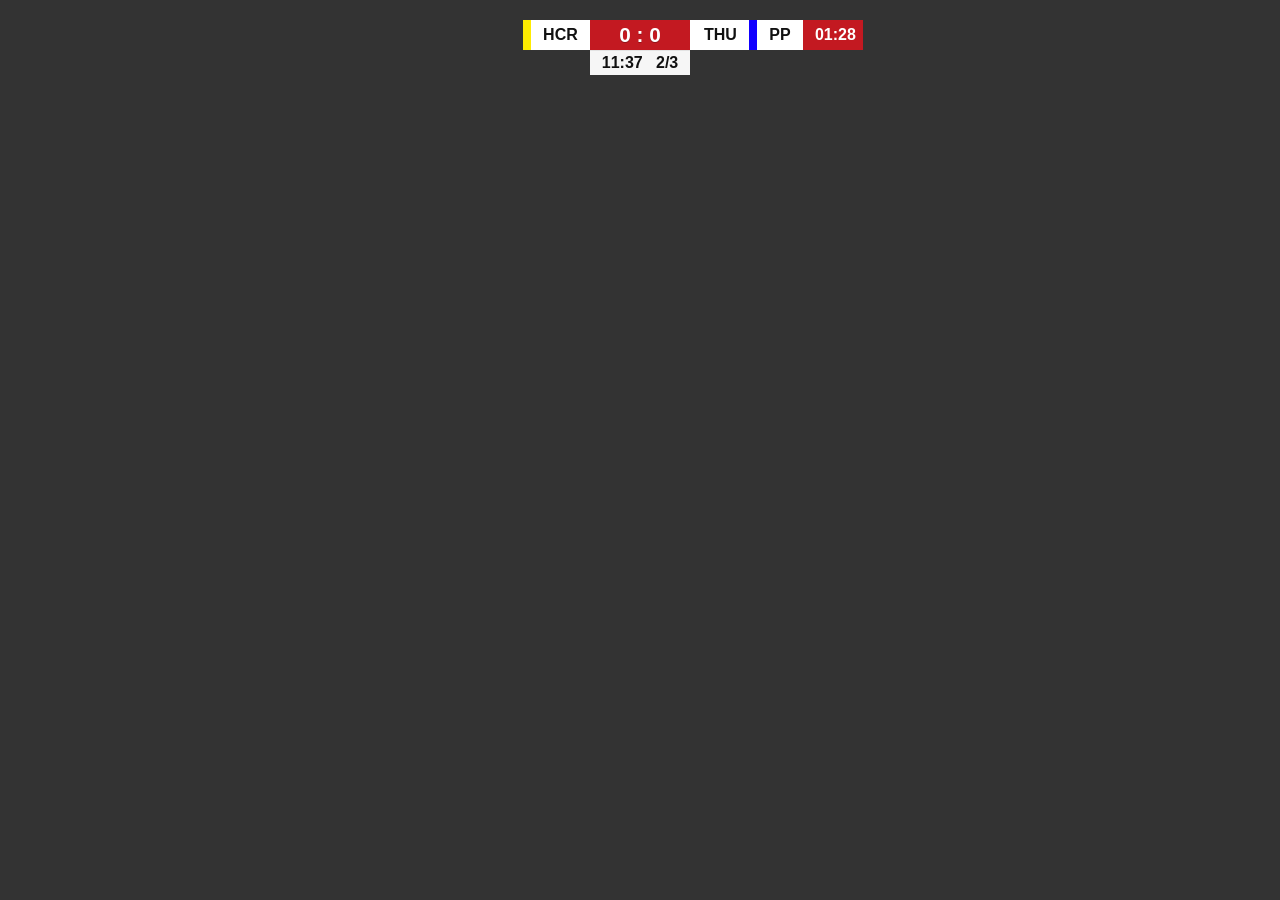
<file: index.html>
<!DOCTYPE html>
<html lang="en">
<head>
  <meta charset="utf-8">
  <title>Auto Refresh HCR Scoreboard</title>
  <script src="index.js" defer></script>
  <link rel="stylesheet" href="index.css">
  <meta name="viewport" content="width=device-width, initial-scale=1.0">    
</head>
<body>

 
    <div class="scoreboard">

    <!-- LEFT side: L2 | L1 | L tag -->
        <div class="cell pp-left-2"><span id="pp_left_clock2">0:27</span></div>
        <div class="cell pp-left-1"><span id="pp_left_clock1">0:13</span></div>
        <div class="cell pp-left-tag">PP</div> 
    <!-- Main -->
        <div class="cell home"><span id="home_team_name">HOM</span></div>
        <div class="cell score"><span id="score">0</span></div>
        <div class="cell away"><span id="guest_team_name">G.E</span></div>
    <!-- RIGHT side: R tag | R1 | R2 -->
        <div class="cell pp-right-tag">PP</div>
        <div class="cell pp-right-1"><span id="pp_right_clock1">0:34</span></div>
        <div class="cell pp-right-2"><span id="pp_right_clock2">0:18</span></div>
    <!-- Second row -->
        <div class="cell meta">
            <span id="time_period">18:21</span>
        </div>
    </div>
</body>
</html>
</file>
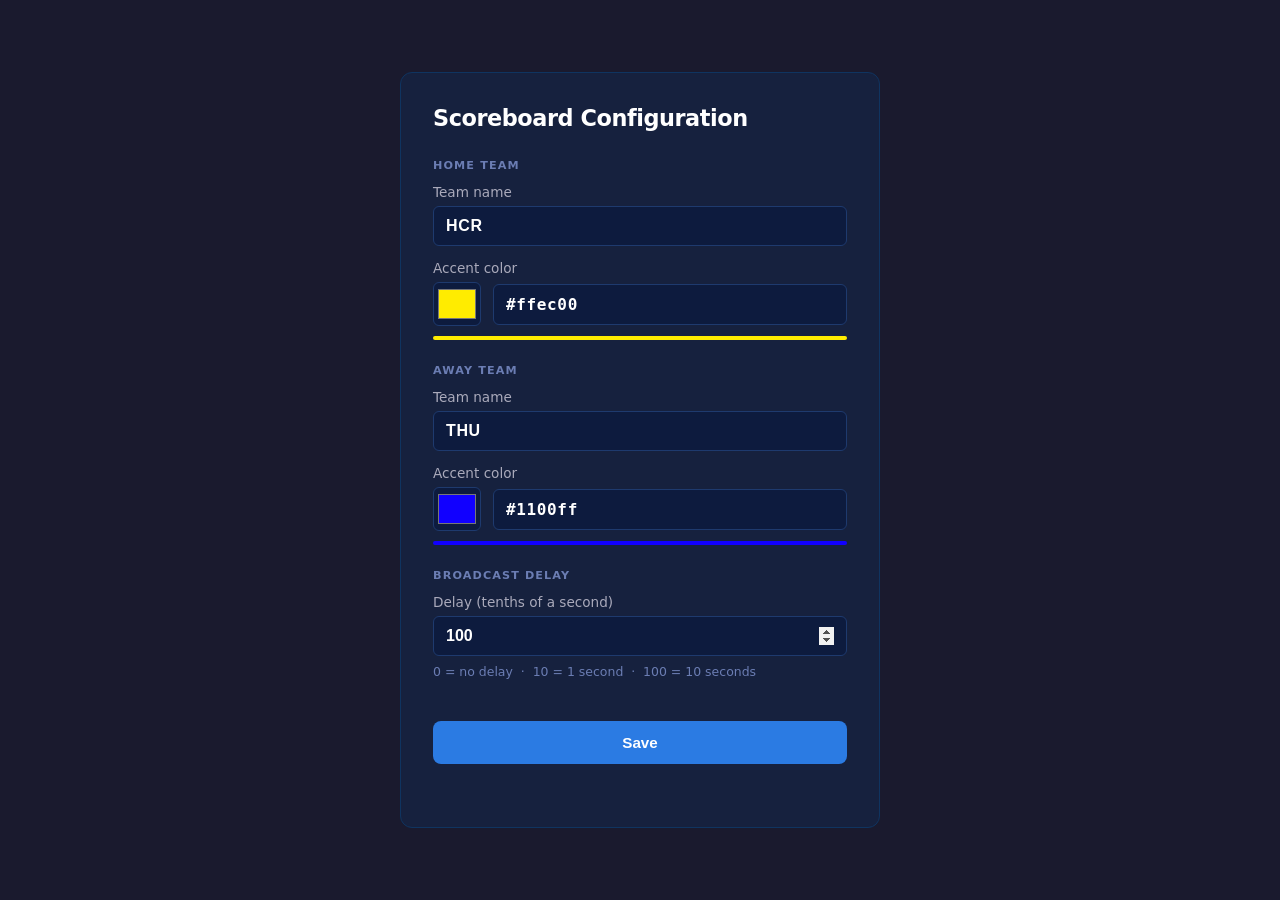
<file: config.html>
<!DOCTYPE html>
<html lang="en">
<head>
  <meta charset="utf-8">
  <title>Scoreboard Configuration</title>
  <meta name="viewport" content="width=device-width, initial-scale=1.0">
  <style>
    *, *::before, *::after { box-sizing: border-box; margin: 0; padding: 0; }

    body {
      font-family: ui-sans-serif, system-ui, "Segoe UI", Roboto, Helvetica, Arial, sans-serif;
      background: #1a1a2e;
      color: #eee;
      min-height: 100vh;
      display: flex;
      align-items: center;
      justify-content: center;
      padding: 24px;
    }

    .card {
      background: #16213e;
      border: 1px solid #0f3460;
      border-radius: 12px;
      padding: 32px;
      width: 100%;
      max-width: 480px;
    }

    h1 {
      font-size: 1.4rem;
      font-weight: 700;
      margin-bottom: 28px;
      color: #fff;
      letter-spacing: -0.02em;
    }

    .section-label {
      font-size: 0.7rem;
      font-weight: 600;
      text-transform: uppercase;
      letter-spacing: 0.1em;
      color: #6b7db3;
      margin-bottom: 12px;
      margin-top: 24px;
    }
    .section-label:first-of-type { margin-top: 0; }

    .field {
      display: flex;
      flex-direction: column;
      gap: 6px;
      margin-bottom: 14px;
    }

    label {
      font-size: 0.85rem;
      color: #aab;
    }

    input[type="text"] {
      background: #0d1b3e;
      border: 1px solid #1e3a6e;
      border-radius: 6px;
      color: #fff;
      font-size: 1rem;
      font-weight: 600;
      padding: 10px 12px;
      width: 100%;
      outline: none;
      transition: border-color 0.15s;
      letter-spacing: 0.04em;
    }
    input[type="text"]:focus { border-color: #4a7ede; }

    .color-row {
      display: flex;
      align-items: center;
      gap: 12px;
    }

    input[type="number"] {
      background: #0d1b3e;
      border: 1px solid #1e3a6e;
      border-radius: 6px;
      color: #fff;
      font-size: 1rem;
      font-weight: 600;
      padding: 10px 12px;
      width: 100%;
      outline: none;
      transition: border-color 0.15s;
      -moz-appearance: textfield;
    }
    input[type="number"]:focus { border-color: #4a7ede; }
    input[type="number"]::-webkit-inner-spin-button,
    input[type="number"]::-webkit-outer-spin-button { opacity: 1; }

    .hint {
      font-size: 0.78rem;
      color: #6b7db3;
      margin-top: 2px;
    }

    input[type="color"] {
      width: 48px;
      height: 44px;
      border: 1px solid #1e3a6e;
      border-radius: 6px;
      background: #0d1b3e;
      cursor: pointer;
      padding: 2px;
      flex-shrink: 0;
    }

    .color-hex {
      background: #0d1b3e;
      border: 1px solid #1e3a6e;
      border-radius: 6px;
      color: #fff;
      font-size: 0.9rem;
      font-family: ui-monospace, monospace;
      padding: 10px 12px;
      flex: 1;
      outline: none;
      transition: border-color 0.15s;
    }
    .color-hex:focus { border-color: #4a7ede; }

    .preview {
      height: 4px;
      border-radius: 2px;
      margin-top: 4px;
      transition: background 0.2s;
    }

    button {
      margin-top: 28px;
      width: 100%;
      background: #2b7be3;
      color: #fff;
      font-size: 0.95rem;
      font-weight: 600;
      border: none;
      border-radius: 8px;
      padding: 13px;
      cursor: pointer;
      transition: background 0.15s, transform 0.1s;
    }
    button:hover { background: #1a6ad4; }
    button:active { transform: scale(0.98); }

    .status {
      margin-top: 14px;
      font-size: 0.85rem;
      text-align: center;
      min-height: 1.2em;
      color: #6ee7b7;
    }
    .status.error { color: #fca5a5; }
  </style>
</head>
<body>
<div class="card">
  <h1>Scoreboard Configuration</h1>

  <div class="section-label">Home Team</div>

  <div class="field">
    <label for="home_team_name">Team name</label>
    <input type="text" id="home_team_name" maxlength="20" placeholder="HOM">
  </div>
  <div class="field">
    <label>Accent color</label>
    <div class="color-row">
      <input type="color" id="home_accent_picker">
      <input type="text" class="color-hex" id="home_accent_hex" maxlength="7" placeholder="#2b7be3">
    </div>
    <div class="preview" id="home_preview"></div>
  </div>

  <div class="section-label">Away Team</div>

  <div class="field">
    <label for="guest_team_name">Team name</label>
    <input type="text" id="guest_team_name" maxlength="20" placeholder="GUE">
  </div>
  <div class="field">
    <label>Accent color</label>
    <div class="color-row">
      <input type="color" id="away_accent_picker">
      <input type="text" class="color-hex" id="away_accent_hex" maxlength="7" placeholder="#ffd400">
    </div>
    <div class="preview" id="away_preview"></div>
  </div>

  <div class="section-label">Broadcast Delay</div>

  <div class="field">
    <label for="delay_tenths">Delay (tenths of a second)</label>
    <input type="number" id="delay_tenths" min="0" max="300" step="1" placeholder="0">
    <div class="hint">0 = no delay &nbsp;·&nbsp; 10 = 1 second &nbsp;·&nbsp; 100 = 10 seconds</div>
  </div>

  <button id="save_btn">Save</button>
  <div class="status" id="status"></div>
</div>

<script>
  const $ = id => document.getElementById(id);

  function syncPickerFromHex(hexId, pickerId, previewId) {
    const hex = $(hexId).value.trim();
    if (/^#[0-9a-fA-F]{6}$/.test(hex)) {
      $(pickerId).value = hex;
      $(previewId).style.background = hex;
    }
  }

  function syncHexFromPicker(pickerId, hexId, previewId) {
    const val = $(pickerId).value;
    $(hexId).value = val;
    $(previewId).style.background = val;
  }

  $("home_accent_hex").addEventListener("input", () => syncPickerFromHex("home_accent_hex", "home_accent_picker", "home_preview"));
  $("home_accent_picker").addEventListener("input", () => syncHexFromPicker("home_accent_picker", "home_accent_hex", "home_preview"));
  $("away_accent_hex").addEventListener("input", () => syncPickerFromHex("away_accent_hex", "away_accent_picker", "away_preview"));
  $("away_accent_picker").addEventListener("input", () => syncHexFromPicker("away_accent_picker", "away_accent_hex", "away_preview"));

  async function loadConfig() {
    try {
      const cfg = await fetch(`config.json?_=${Date.now()}`).then(r => r.json());
      if (cfg.home_team_name) $("home_team_name").value = cfg.home_team_name;
      if (cfg.guest_team_name) $("guest_team_name").value = cfg.guest_team_name;
      if (cfg.delay_tenths !== undefined) $("delay_tenths").value = cfg.delay_tenths;
      if (cfg.home_accent) {
        $("home_accent_hex").value = cfg.home_accent;
        $("home_accent_picker").value = cfg.home_accent;
        $("home_preview").style.background = cfg.home_accent;
      }
      if (cfg.away_accent) {
        $("away_accent_hex").value = cfg.away_accent;
        $("away_accent_picker").value = cfg.away_accent;
        $("away_preview").style.background = cfg.away_accent;
      }
    } catch (e) {
      showStatus("Could not load current config.", true);
    }
  }

  function showStatus(msg, isError = false) {
    const el = $("status");
    el.textContent = msg;
    el.className = "status" + (isError ? " error" : "");
    if (!isError) setTimeout(() => { el.textContent = ""; }, 3000);
  }

  $("save_btn").addEventListener("click", async () => {
    const homeHex = $("home_accent_hex").value.trim();
    const awayHex = $("away_accent_hex").value.trim();

    if (homeHex && !/^#[0-9a-fA-F]{6}$/.test(homeHex)) {
      return showStatus("Home accent must be a valid hex color (e.g. #2b7be3).", true);
    }
    if (awayHex && !/^#[0-9a-fA-F]{6}$/.test(awayHex)) {
      return showStatus("Away accent must be a valid hex color (e.g. #ffd400).", true);
    }

    const delayVal = parseInt($("delay_tenths").value, 10);
    if (isNaN(delayVal) || delayVal < 0) {
      return showStatus("Delay must be a non-negative integer.", true);
    }

    const payload = {
      home_team_name: $("home_team_name").value.trim(),
      guest_team_name: $("guest_team_name").value.trim(),
      home_accent: homeHex,
      away_accent: awayHex,
      delay_tenths: delayVal,
    };

    try {
      const res = await fetch("/config", {
        method: "POST",
        headers: { "Content-Type": "application/json" },
        body: JSON.stringify(payload),
      });
      if (res.ok) {
        showStatus("Saved successfully.");
      } else {
        const err = await res.json();
        showStatus("Error: " + (err.error ?? "unknown"), true);
      }
    } catch (e) {
      showStatus("Could not reach server.", true);
    }
  });

  loadConfig();
</script>
</body>
</html>
</file>
<file: index.css>
/* General Body Styles */
body {
    font-family: -apple-system, BlinkMacSystemFont, "Segoe UI", Roboto, Helvetica, Arial, sans-serif, "Apple Color Emoji", "Segoe UI Emoji", "Segoe UI Symbol";
    background-color: #333;
    color: white;
    text-align: center;
    padding-top: 20px;
    margin: 0;
}

/* ===== Scoreboard Styles ===== */
:root{
  --home-accent: #2b7be3;   /* left blue stripe */
  --away-accent: #ffd400;   /* right yellow stripe */
  --score-bg:   #c31921;    /* red center background */
  --bg:         #ffffff;    /* white tiles */
  --pp-bg:      #c31921;
  --text:       #111;
  --score-text: #fff;
  --radius:     0px;
  --tile-h:     38px;       /* first row height */
  --pad-x:      12px;       /* horizontal padding */
  --pad-y:      3px;
  --font-size:  18px;       /* base font size */
  --font:       ui-sans-serif, system-ui, "Segoe UI", Roboto, Helvetica, Arial, "Apple Color Emoji", "Segoe UI Emoji";
  --ppw: 60px;   /* width of a PP time cell */
  --pp-tag: 46px;/* width of "PP" tag cell */
  --team: 1fr;   /* team name columns */
  --score: auto; /* score column */
}

.scoreboard {
  display: grid;
  grid-template-columns:
    var(--ppw) var(--ppw) var(--pp-tag)
    var(--team) var(--score) var(--team)
    var(--pp-tag) var(--ppw) var(--ppw);
  gap: 0px;
  width: max-content;
  margin: 0 auto;
}


/* Fix each tile to a column in the 9-col grid */
.pp-left-2 { grid-column: 1; }
.pp-left-1 { grid-column: 2; }
.pp-left-tag { grid-column: 3; }

.home  { grid-column: 4; }
.score { grid-column: 5; }
.away  { grid-column: 6; }

.pp-right-tag { grid-column: 7; }
.pp-right-1   { grid-column: 8; }
.pp-right-2   { grid-column: 9; }


.cell{
  display: grid;
  place-items: center;
  padding: var(--pad-y) var(--pad-x);
  white-space: nowrap;
}

/* Top row */
.home{
  background: var(--bg);
  border-left: 8px solid var(--home-accent);   /* colored stripe */
  justify-items: start; /* Align content to the left */
  overflow: hidden;     /* Prevent long names from breaking layout */
  font-weight: 700;
  color: var(--text);
}
.score{
  font-size: 130%;
  background: var(--score-bg);
  color: var(--score-text);
  font-weight: 700;
  padding: var(--pad-y) var(--pad-x);
  text-shadow: 0 1px 0 rgba(0,0,0,.25);       /* readability on video */
  white-space: nowrap;
}
.away{
  background: var(--bg);
  border-right: 8px solid var(--away-accent); /* colored stripe */
  justify-items: end; /* Align content to the right */
  overflow: hidden;   /* Prevent long names from breaking layout */
  color: var(--text);
  font-weight: 700;
}

/* Second row spans all columns */
.meta{
  /* grid-column: 1 / -1; */
  grid-column: 5 / 6;
  background: #f6f6f6;
  font-weight: 700;
  padding: var(--pad-y) var(--pad-x);
  border-top: 1px solid rgba(0,0,0,.08);
  color: var(--text);
}

.pp-left-tag,
.pp-right-tag{
  background: var(--bg);
  font-weight: 700;
  padding: var(--pad-y) var(--pad-x);
  color: var(--text);

}

/* --- NEW: PowerPlay tiles --- */
.pp-left-1,
.pp-left-2,
.pp-right-1,
.pp-right-2{
  background: var(--pp-bg);
  color: #fff;
  font-weight: 800;
  padding: var(--pad-y) var(--pad-x);
}

.pp-left-1,
.pp-left-2,
.pp-left-tag,
.pp-right-1,
.pp-right-2,
.pp-right-tag {
  visibility: hidden;
  pointer-events: none;
}

.scoreboard.has-pp-left1  .pp-left-1   { visibility: visible; pointer-events: auto; }
.scoreboard.has-pp-left2  .pp-left-2   { visibility: visible; pointer-events: auto; }
.scoreboard.has-pp-left1  .pp-left-tag { visibility: visible; pointer-events: auto; }
.scoreboard.has-pp-left2  .pp-left-tag { visibility: visible; pointer-events: auto; }

.scoreboard.has-pp-right1 .pp-right-1  { visibility: visible; pointer-events: auto; }
.scoreboard.has-pp-right2 .pp-right-2  { visibility: visible; pointer-events: auto; }
.scoreboard.has-pp-right1 .pp-right-tag{ visibility: visible; pointer-events: auto; }
.scoreboard.has-pp-right2 .pp-right-tag{ visibility: visible; pointer-events: auto; }
</file>
